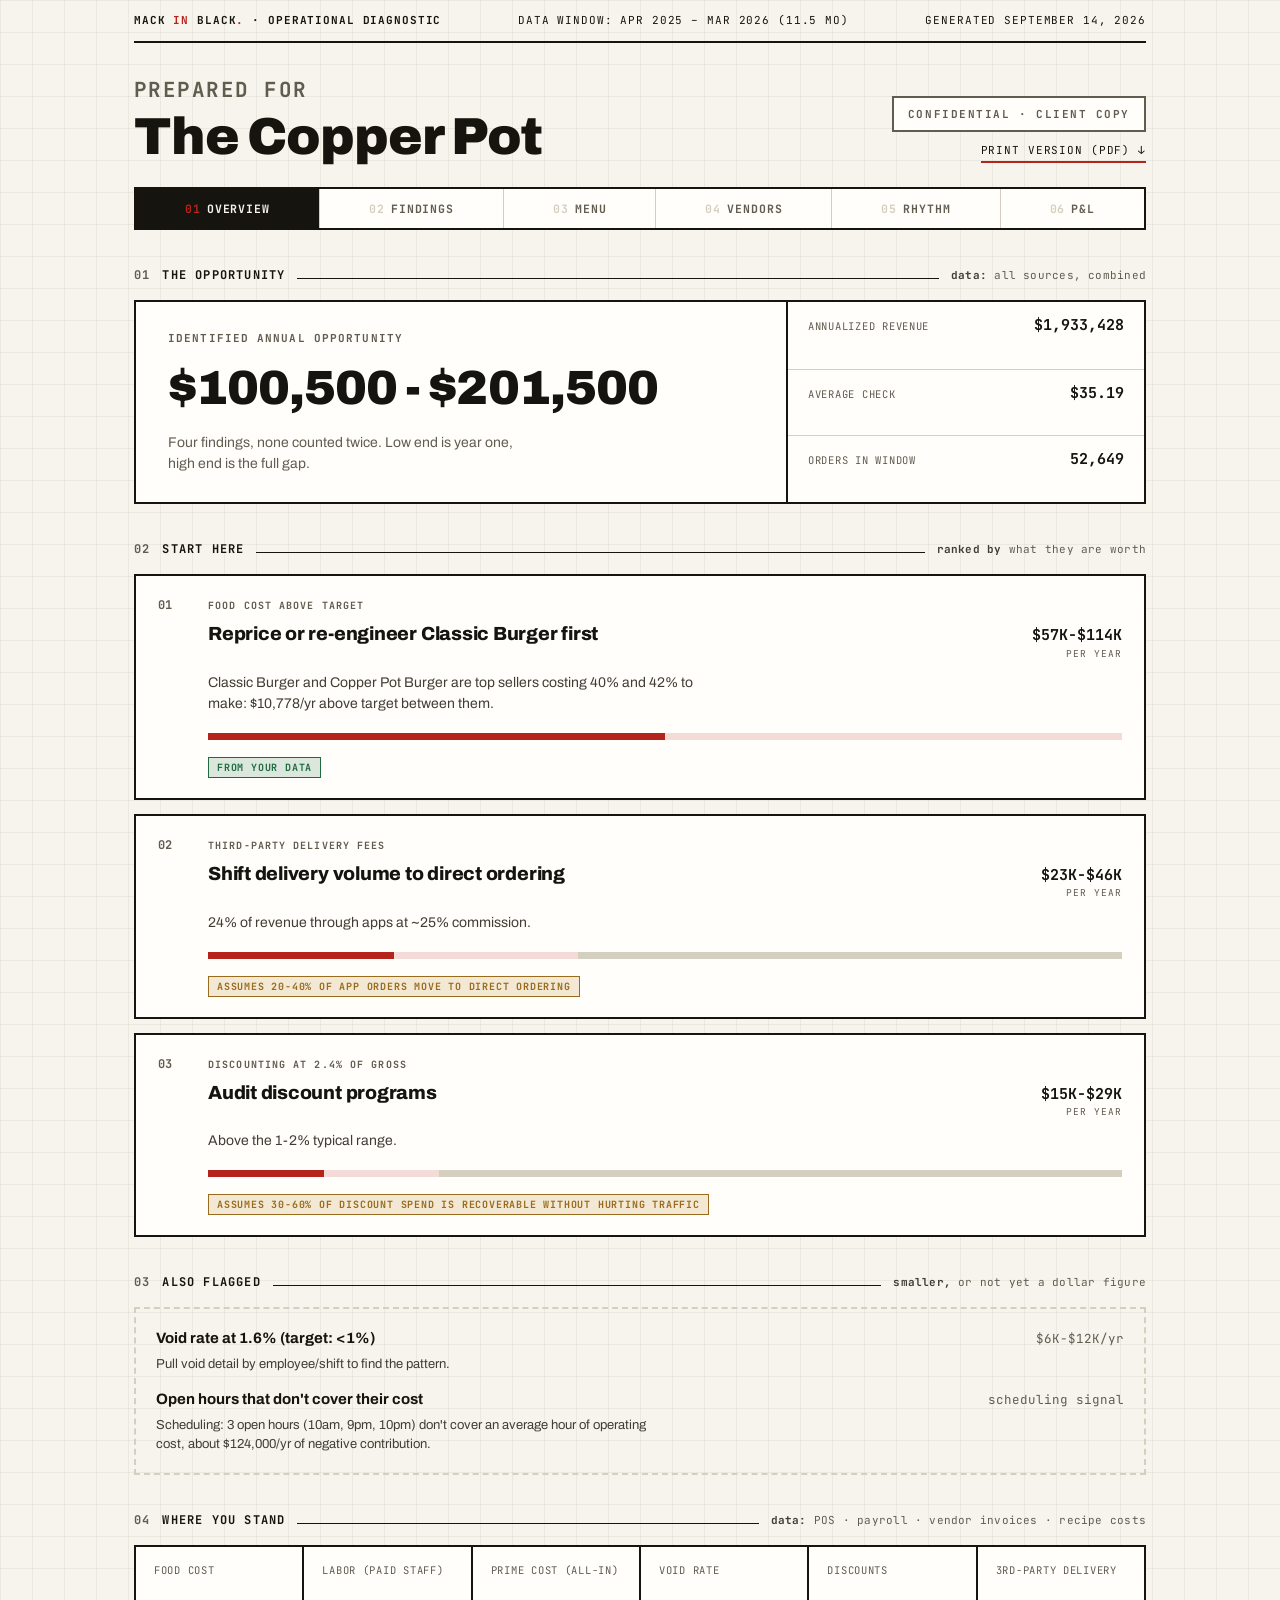
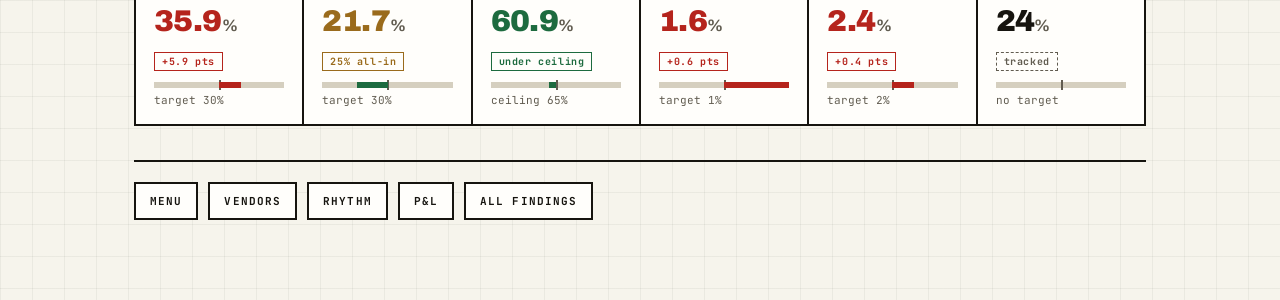
<file: reports/index.html>
<!DOCTYPE html>
<html lang="en">
<head>
<meta charset="utf-8">
<meta name="viewport" content="width=device-width, initial-scale=1">
<meta name="robots" content="noindex, nofollow">
<title>Operational Diagnostic · Mack in Black</title>
<link rel="icon" href="data:image/svg+xml,<svg xmlns='http://www.w3.org/2000/svg' viewBox='0 0 32 32'><rect width='32' height='32' fill='%23f6f4ec'/><rect x='1.5' y='1.5' width='29' height='29' fill='none' stroke='%2316140f' stroke-width='3'/><text x='16' y='24' text-anchor='middle' fill='%23b5241c' font-family='Arial Black,Arial' font-size='19' font-weight='900'>m</text></svg>">
<meta property="og:type" content="website">
<meta property="og:site_name" content="Mack in Black">
<meta property="og:title" content="Operational Diagnostic: sample report">
<meta property="og:description" content="A live sample of the client diagnostic: findings with dollar ranges and the data behind each one, menu margins, vendor spend, and the real P&L.">
<link rel="preconnect" href="https://fonts.googleapis.com">
<link href="https://fonts.googleapis.com/css2?family=Archivo:wght@500;700;800;900&family=JetBrains+Mono:wght@400;500;700&display=swap" rel="stylesheet">
<style>
  :root {
    --bg: #f6f4ec; --bg-alt: #ece8dc; --card: #fffefb;
    --ink: #16140f; --ink-soft: #423d34; --ink-mute: #615c50;
    --rule: #16140f; --rule-soft: #d5cfbf;
    --ember: #b5241c; --ember-soft: #f3dcd8;
    --moss: #1d6b3f; --moss-soft: #dbe7dd;
    --amber: #9a6b1c;
    --sans: 'Archivo', system-ui, sans-serif;
    --mono: 'JetBrains Mono', ui-monospace, Menlo, monospace;
  }
  * { box-sizing: border-box; margin: 0; padding: 0; }
  body {
    font-family: var(--sans); color: var(--ink); background: var(--bg);
    line-height: 1.5; -webkit-font-smoothing: antialiased;
    background-image:
      linear-gradient(rgba(22,20,15,0.05) 1px, transparent 1px),
      linear-gradient(90deg, rgba(22,20,15,0.05) 1px, transparent 1px);
    background-size: 32px 32px;
  }
  .wrap { max-width: 1060px; margin: 0 auto; padding: 0 24px 80px; }

  /* ── Ledger strip header ── */
  .strip {
    font-family: var(--mono); font-size: 11px; letter-spacing: .08em;
    text-transform: uppercase; display: flex; flex-wrap: wrap; gap: 8px 24px;
    justify-content: space-between; padding: 12px 0;
    border-bottom: 2px solid var(--rule);
  }
  .strip .brand { font-weight: 700; }
  .strip .brand em { color: var(--ember); font-style: normal; }
  .masthead { padding: 36px 0 24px;
    display: flex; flex-wrap: wrap; align-items: flex-end; justify-content: space-between; gap: 16px; }
  .masthead h1 { font-weight: 900; font-size: clamp(32px, 4.6vw, 52px); letter-spacing: -0.02em; line-height: 1.02; }
  .masthead h1 span { color: var(--ink-mute); font-weight: 700; display: block; font-size: .4em; letter-spacing: .12em; text-transform: uppercase; font-family: var(--mono); margin-bottom: 10px; }
  .stamp {
    font-family: var(--mono); font-size: 11px; letter-spacing: .14em; text-transform: uppercase;
    color: var(--ember); border: 2px solid var(--ember); padding: 8px 14px; font-weight: 700;
    transform: rotate(-2deg); background: var(--card);
  }

  /* ── Tabs ── */
  .tabs { display: flex; flex-wrap: wrap; gap: 0; border: 2px solid var(--rule);
    background: var(--card); box-shadow: 6px 6px 0 rgba(22,20,15,0.12); position: sticky; top: 12px; z-index: 5; }
  .tab {
    font-family: var(--mono); font-size: 11.5px; font-weight: 700; letter-spacing: .08em;
    text-transform: uppercase; padding: 12px 18px; cursor: pointer; background: none; border: none;
    color: var(--ink-mute); border-right: 1px solid var(--rule-soft); flex: 1 0 auto;
  }
  .tab:last-child { border-right: none; }
  .tab:hover { color: var(--ink); background: var(--bg-alt); }
  .tab.active { color: var(--bg); background: var(--ink); }
  .tab.active .tick { color: var(--ember); }
  .tab .tick { margin-right: 6px; color: var(--rule-soft); }

  /* ── Sections ── */
  .pane { display: none; }
  .pane.active { display: block; }
  section { margin-top: 36px; }
  .kicker {
    font-family: var(--mono); font-size: 12px; font-weight: 700; letter-spacing: .1em;
    text-transform: uppercase; display: flex; align-items: baseline; gap: 12px; margin-bottom: 16px;
  }
  .kicker .num { color: var(--ember); }
  .kicker::after { content: ''; flex: 1; border-bottom: 1px solid var(--rule); order: 1; }
  .kicker .src { order: 2; font-weight: 400; text-transform: none; letter-spacing: .02em; font-size: 11px; color: var(--ink-mute); white-space: nowrap; }
  .kicker .src b { font-weight: 700; color: var(--ink-soft); }
  @media (max-width: 640px) { .kicker { flex-wrap: wrap; } .kicker .src { flex-basis: 100%; order: 3; margin-top: 4px; white-space: normal; } }

  .card { background: var(--card); border: 2px solid var(--rule); box-shadow: 6px 6px 0 rgba(22,20,15,0.12); }

  /* ── Opportunity banner ── */
  .opp { display: flex; flex-wrap: wrap; }
  .opp-main { flex: 2 1 380px; padding: 28px 32px; border-right: 2px solid var(--rule); }
  .opp-main .lbl { font-family: var(--mono); font-size: 11px; letter-spacing: .1em; text-transform: uppercase; color: var(--ember); font-weight: 700; }
  .opp-main .big { font-weight: 900; font-size: clamp(30px, 4.4vw, 48px); letter-spacing: -0.02em; margin-top: 6px; }
  .opp-main .sub { color: var(--ink-mute); font-size: 14px; margin-top: 8px; max-width: 46ch; }
  .opp-side { flex: 1 1 220px; display: grid; grid-template-rows: repeat(3, 1fr); }
  .opp-side > div { padding: 12px 20px; display: flex; justify-content: space-between; align-items: baseline; gap: 10px; }
  .opp-side > div + div { border-top: 1px solid var(--rule-soft); }
  .opp-side .k { font-family: var(--mono); font-size: 10.5px; text-transform: uppercase; letter-spacing: .07em; color: var(--ink-mute); }
  .opp-side .v { font-family: var(--mono); font-weight: 700; font-size: 15px; white-space: nowrap; }

  /* ── Scorecard tiles ── */
  .tiles { display: grid; grid-template-columns: repeat(6, 1fr); border: 2px solid var(--rule); background: var(--rule); gap: 2px; box-shadow: 6px 6px 0 rgba(22,20,15,0.12); }
  .tile { background: var(--card); padding: 16px 18px; }
  .tile .k { font-family: var(--mono); font-size: 10.5px; text-transform: uppercase; letter-spacing: .07em; color: var(--ink-mute); min-height: 32px; }
  .tile .v { font-weight: 900; font-size: 30px; letter-spacing: -0.02em; margin-top: 4px; }
  .tile .v small { font-size: .55em; font-weight: 700; color: var(--ink-mute); }
  .tile .t { font-family: var(--mono); font-size: 11px; margin-top: 4px; color: var(--ink-mute); }
  .tile.bad .v { color: var(--ember); }
  .tile.good .v { color: var(--moss); }
  .tile.warn .v { color: var(--amber); }
  .flag { display: inline-block; white-space: nowrap; font-family: var(--mono); font-size: 10px; font-weight: 700; letter-spacing: .06em; padding: 1px 7px; border: 1.5px solid currentColor; }
  .flag-row { margin: 4px 0 2px; min-height: 18px; }
  .bad .flag { color: var(--ember); } .good .flag { color: var(--moss); } .warn .flag { color: var(--amber); }
  .flag.na { color: var(--ink-mute); border-style: dashed; }

  /* ── Findings ── */
  .finding { padding: 22px 26px; }
  .finding + .finding { border-top: 2px solid var(--rule); }
  .f-head { display: flex; align-items: baseline; gap: 14px; flex-wrap: wrap; }
  .f-num { font-family: var(--mono); font-weight: 700; color: var(--ember); font-size: 13px; }
  .f-label { font-weight: 800; font-size: 19px; letter-spacing: -0.01em; flex: 1; }
  .f-range { font-family: var(--mono); font-weight: 700; font-size: 15px; white-space: nowrap; }
  .f-range span { color: var(--ink-mute); font-weight: 400; font-size: 12px; }
  .conf { font-family: var(--mono); font-size: 10px; font-weight: 700; letter-spacing: .08em; text-transform: uppercase; padding: 2px 8px; border: 1.5px solid; }
  .conf.High   { color: var(--moss); border-color: var(--moss); background: var(--moss-soft); }
  .conf.Medium { color: var(--amber); border-color: var(--amber); background: #f2e8d4; }
  .conf.Low    { color: var(--ink-mute); border-color: var(--ink-mute); background: var(--bg-alt); }
  .f-bar { height: 12px; border: 1.5px solid var(--rule); margin: 12px 0 10px; position: relative; background: var(--card); }
  .f-bar .lo { position: absolute; inset: 0 auto 0 0; background: var(--ember); }
  .f-bar .hi { position: absolute; inset: 0 auto 0 0; background: repeating-linear-gradient(45deg, var(--ember-soft), var(--ember-soft) 4px, transparent 4px, transparent 8px); }
  .f-detail { color: var(--ink-soft); font-size: 14px; max-width: 74ch; }
  .f-meta { font-family: var(--mono); font-size: 11.5px; color: var(--ink-mute); margin-top: 8px; }
  .f-meta b { color: var(--ink); font-weight: 700; }
  .f-drivers { font-size: 12.5px; color: var(--ink-mute); margin-top: 8px; border-left: 3px solid var(--rule-soft); padding-left: 10px; }

  /* Overview compact findings */
  /* Distance-to-target bar on each scorecard tile. Scaled to each metric's own
     target so tiles compare: a 0.6pt miss on a 1% void target is a 60% overshoot
     and reads as the widest bar, which plain text hides. */
  .tile .gap { position: relative; height: 6px; margin-top: 10px; background: var(--rule-soft); }
  .tile .gap .axis { position: absolute; left: 50%; top: -2px; bottom: -2px; width: 2px;
    background: var(--ink-mute); }
  .tile .gap .fill { position: absolute; top: 0; bottom: 0; }
  .tile .gap .fill.over  { background: var(--ember); }
  .tile .gap .fill.under { background: var(--moss); }

  /* Overview actions — the top findings, phrased as what to do */
  .actions { display: flex; flex-direction: column; gap: 14px; }
  .action { border: 2px solid var(--rule); background: var(--card);
    box-shadow: 5px 5px 0 rgba(22,20,15,0.12); padding: 20px 22px;
    display: grid; grid-template-columns: 34px 1fr auto; gap: 4px 16px; align-items: baseline; }
  .action .a-num { font-family: var(--mono); font-size: 12px; font-weight: 700; color: var(--ember); }
  .action .a-eyebrow { grid-column: 2 / -1; font-family: var(--mono); font-size: 10px;
    font-weight: 700; letter-spacing: .11em; text-transform: uppercase; color: var(--ink-mute); }
  .action .a-do { grid-column: 2; font-size: 19px; font-weight: 800; letter-spacing: -.012em;
    line-height: 1.25; margin-top: 4px; }
  .action .a-money { grid-column: 3; font-family: var(--mono); font-size: 15px; font-weight: 700;
    white-space: nowrap; text-align: right; }
  .action .a-money span { display: block; font-size: 9.5px; font-weight: 400;
    letter-spacing: .1em; text-transform: uppercase; color: var(--ink-mute); }
  .action .a-why { grid-column: 2 / -1; margin-top: 7px; font-size: 14px;
    color: var(--ink-soft); max-width: 62ch; }
  .action .a-bar { grid-column: 2 / -1; position: relative; height: 7px;
    background: var(--rule-soft); margin-top: 15px; }
  .action .a-bar i { position: absolute; top: 0; bottom: 0; left: 0; }
  .action .a-bar .hi { background: var(--ember-soft); }
  .action .a-bar .lo { background: var(--ember); }
  .action .a-meta { grid-column: 2 / -1; display: flex; flex-wrap: wrap; align-items: center;
    gap: 10px; margin-top: 13px; }
  .action .a-basis { font-family: var(--mono); font-size: 10px; letter-spacing: .05em;
    color: var(--ink-mute); border: 1.5px solid var(--rule-soft); padding: 3px 8px; }
  @media (max-width: 620px) {
    .action { grid-template-columns: 26px 1fr; }
    .action .a-do, .action .a-money { grid-column: 1 / -1; }
    .action .a-money { text-align: left; margin-top: 6px; }
  }

  /* Secondary tier — real, but smaller or not a dollar claim */
  .flagged { border: 2px dashed var(--rule-soft); padding: 18px 20px;
    display: flex; flex-direction: column; gap: 14px; }
  .flag-item { display: grid; grid-template-columns: 1fr auto; gap: 3px 16px; align-items: baseline; }
  .flag-item b { font-size: 15px; }
  .flag-item .amt { font-family: var(--mono); font-size: 12.5px; color: var(--ink-mute); white-space: nowrap; }
  .flag-item p { grid-column: 1 / -1; margin: 2px 0 0; font-size: 13px;
    color: var(--ink-soft); max-width: 70ch; }

  /* Route into the detail tabs */
  .depth { display: flex; flex-wrap: wrap; gap: 14px 28px; align-items: baseline;
    justify-content: space-between; margin-top: 34px; padding-top: 20px;
    border-top: 2px solid var(--rule); }
  .depth p { margin: 0; font-size: 14px; color: var(--ink-soft); max-width: 54ch; }
  .depth .links { display: flex; flex-wrap: wrap; gap: 10px; }
  .depth button, .depth a { font-family: var(--mono); font-size: 11px; font-weight: 700;
    letter-spacing: .1em; text-transform: uppercase; color: var(--ink); background: var(--card);
    border: 2px solid var(--rule); padding: 10px 14px; cursor: pointer; text-decoration: none; }
  .depth button:hover, .depth a:hover, .depth button:focus-visible, .depth a:focus-visible {
    background: var(--ink); color: var(--card); }
  .depth button:focus-visible, .depth a:focus-visible { outline: 3px solid var(--ember); outline-offset: 2px; }

  .mini { padding: 14px 22px; display: flex; align-items: baseline; gap: 12px; flex-wrap: wrap; cursor: pointer; }
  .mini + .mini { border-top: 1px solid var(--rule-soft); }
  .mini:hover { background: var(--bg-alt); }
  .mini .f-label { font-size: 15.5px; font-weight: 700; }
  .mini .go { font-family: var(--mono); font-size: 11px; color: var(--ember); font-weight: 700; }

  /* ── Bars ── */
  .charts { display: grid; grid-template-columns: 1fr 1fr; gap: 24px; }
  @media (max-width: 800px) { .charts { grid-template-columns: 1fr; } }
  @media (max-width: 1140px) { .tiles { grid-template-columns: repeat(3, 1fr); } }
  .chart { padding: 20px 22px; }
  .chart h3 { font-family: var(--mono); font-size: 11px; font-weight: 700; letter-spacing: .09em; text-transform: uppercase; margin-bottom: 16px; }
  .bars { display: flex; align-items: flex-end; gap: 8px; height: 150px; }
  .bar { flex: 1; display: flex; flex-direction: column; justify-content: flex-end; height: 100%; text-align: center; }
  .bar .fill { background: var(--ink); border: 1.5px solid var(--rule); border-bottom: none; min-height: 3px; }
  .bar.peak .fill { background: var(--ember); }
  .bar .lab { font-family: var(--mono); font-size: 10px; color: var(--ink-mute); margin-top: 6px; border-top: 2px solid var(--rule); padding-top: 5px; }
  .bar .val { font-family: var(--mono); font-size: 9.5px; color: var(--ink-mute); margin-bottom: 3px; }

  /* Horizontal share rows (categories, waste) */
  .hrow { display: grid; grid-template-columns: minmax(120px, 200px) 1fr auto; gap: 12px; align-items: center; padding: 7px 0; font-size: 13.5px; }
  .hrow + .hrow { border-top: 1px dashed var(--rule-soft); }
  .hrow .hbar { height: 14px; border: 1.5px solid var(--rule); position: relative; background: var(--card); }
  .hrow .hbar div { position: absolute; inset: 0 auto 0 0; background: var(--ink); }
  .hrow.accent .hbar div { background: var(--ember); }
  .hrow .hval { font-family: var(--mono); font-size: 12.5px; font-weight: 700; white-space: nowrap; }

  /* ── Tables ── */
  table.led { width: 100%; border-collapse: collapse; font-size: 13.5px; }
  .led th { font-family: var(--mono); font-size: 10.5px; text-transform: uppercase; letter-spacing: .07em; color: var(--ink-mute); text-align: right; padding: 10px 14px; border-bottom: 2px solid var(--rule); }
  .led th:first-child { text-align: left; }
  .led td { padding: 8px 14px; border-bottom: 1px solid var(--rule-soft); font-family: var(--mono); font-size: 12.5px; text-align: right; white-space: nowrap; }
  .led td:first-child { font-family: var(--sans); font-size: 13.5px; text-align: left; white-space: normal; }
  .led tr:last-child td { border-bottom: none; }
  .led tr.total td { border-top: 2px solid var(--rule); border-bottom: none; font-weight: 700; font-size: 14px; }
  .pct { color: var(--ink-mute); font-size: 11.5px; }
  .neg { color: var(--ember); }
  .pos { color: var(--moss); }
  .scrollx { overflow-x: auto; }
  .note { color: var(--ink-mute); font-size: 13px; margin-bottom: 14px; max-width: 74ch; }

  footer { margin-top: 56px; border-top: 2px solid var(--rule); padding-top: 16px;
    font-family: var(--mono); font-size: 11px; color: var(--ink-mute); letter-spacing: .04em;
    display: flex; justify-content: space-between; flex-wrap: wrap; gap: 10px; }
  #err { font-family: var(--mono); color: var(--ember); padding: 60px 0; display: none; }

  /* ── Mobile ── */
  @media (max-width: 640px) {
    .wrap { padding: 0 14px 60px; }
    .tabs { flex-wrap: nowrap; overflow-x: auto; -webkit-overflow-scrolling: touch; scrollbar-width: none; top: 8px; }
    .tabs::-webkit-scrollbar { display: none; }
    .tab { flex: 0 0 auto; padding: 11px 14px; font-size: 11px; }
    #s-generated { display: none; }
    .masthead { padding: 26px 0 18px; }
    .stamp { font-size: 10px; padding: 6px 10px; }
    .opp-main { padding: 20px 18px; border-right: none; border-bottom: 2px solid var(--rule); }
    .opp-side > div { padding: 10px 18px; }
    .tiles { grid-template-columns: repeat(2, 1fr); }
    .tile { padding: 12px 14px; }
    .tile .v { font-size: 26px; }
    .finding { padding: 16px 16px; }
    .mini { padding: 12px 16px; }
    .led th, .led td { padding: 7px 10px; }
    .led td:first-child { min-width: 120px; }
    .chart { padding: 16px 14px; }
    .bars { gap: 4px; height: 130px; }
    .bar .val { font-size: 8.5px; }
    .bar .lab { font-size: 9px; }
    .hrow { grid-template-columns: minmax(90px, 130px) 1fr auto; font-size: 12.5px; }
    footer { flex-direction: column; }
  }

  /* ── A2, quiet ledger (matches the marketing site, Sep 2026) ──
     Black ink is the record; red ink is the money. Labels and
     numbering go muted, cards sit flat on rules, no rotated stamps. */
  .card, .tabs, .tiles, .action, #gate form { box-shadow: none; }
  .stamp { transform: none; color: var(--ink-mute); border-color: var(--ink-mute); font-weight: 700; }
  .kicker .num, .f-num, .action .a-num, .opp-main .lbl { color: var(--ink-mute); }
</style>
</head>
<body>
<div id="gate" hidden>
  <form id="gate-form" autocomplete="off">
    <div class="g-brand">mack <em>in</em> black<span>.</span></div>
    <h2>This report is locked</h2>
    <p>Enter the passcode Mack sent you. It's case-insensitive; dashes optional.</p>
    <input id="gate-input" inputmode="text" spellcheck="false" autocapitalize="characters"
           placeholder="XXXX-XXXX-XXXX" aria-label="Passcode" required>
    <button type="submit" id="gate-go">Unlock</button>
    <div id="gate-msg"></div>
  </form>
</div>
<style>
  #gate { position:fixed; inset:0; z-index:99; background:var(--bg); display:flex;
    align-items:center; justify-content:center; padding:24px }
  #gate[hidden] { display:none }
  #gate form { width:100%; max-width:420px; border:2px solid var(--rule); background:var(--card);
    padding:28px }
  #gate .g-brand { font-family:var(--mono); font-size:11px; letter-spacing:.1em; text-transform:uppercase;
    font-weight:700; margin-bottom:22px }
  #gate .g-brand em { color:var(--ember); font-style:normal }
  #gate .g-brand span { color:var(--ember) }
  #gate h2 { font-size:26px; font-weight:900; letter-spacing:-.01em }
  #gate p { color:var(--ink-mute); font-size:14px; margin:8px 0 20px }
  #gate input { width:100%; font-family:var(--mono); font-size:19px; letter-spacing:.12em;
    text-align:center; text-transform:uppercase; color:var(--ink); background:var(--bg);
    border:2px solid var(--rule); padding:14px 12px }
  #gate input:focus { outline:3px solid var(--ember-soft); outline-offset:1px }
  #gate button { width:100%; margin-top:14px; font-family:var(--mono); font-size:12px; font-weight:700;
    letter-spacing:.12em; text-transform:uppercase; color:var(--card); background:var(--ink);
    border:2px solid var(--rule); padding:14px; cursor:pointer }
  #gate button:disabled { opacity:.5; cursor:not-allowed }
  #gate #gate-msg { font-family:var(--mono); font-size:11.5px; color:var(--ember); margin-top:14px;
    min-height:1.2em; text-align:center }
</style>
<div class="wrap">
  <div class="strip">
    <span class="brand">mack <em>in</em> black<span style="color:var(--ember)">.</span> · operational diagnostic</span>
    <span id="s-window"></span>
    <span id="s-generated"></span>
  </div>

  <div class="masthead">
    <h1><span>Prepared for</span><span id="m-name" style="all:unset"></span></h1>
    <div style="display:flex; flex-direction:column; align-items:flex-end; gap:10px">
      <div class="stamp">Confidential · Client copy</div>
      <a id="pdf-link" href="sample_diagnostic.pdf" target="_blank" rel="noopener" style="font-family:var(--mono); font-size:11px; letter-spacing:.08em; text-transform:uppercase; color:var(--ink); text-decoration:none; border-bottom:2px solid var(--ember); padding-bottom:2px">Print version (PDF) ↓</a>
    </div>
  </div>

  <div id="err">Could not load report data.</div>
  <div id="app" style="display:none">

  <nav class="tabs" id="tabs"></nav>

  <!-- ═══ OVERVIEW ═══ -->
  <div class="pane" data-pane="overview">
    <section>
      <div class="kicker"><span class="num">01</span> The opportunity <span class="src"><b>data:</b> all sources, combined</span></div>
      <div class="card opp">
        <div class="opp-main">
          <div class="lbl">Identified annual opportunity</div>
          <div class="big" id="opp-range"></div>
          <div class="sub">Four findings, none counted twice. Low end is year one, high end is the full gap.</div>
        </div>
        <div class="opp-side" id="opp-side"></div>
      </div>
    </section>
    <section>
      <div class="kicker"><span class="num">02</span> Start here <span class="src"><b>ranked by</b> what they are worth</span></div>
      <div class="actions" id="actions"></div>
    </section>
    <section id="flagged-sec">
      <div class="kicker"><span class="num">03</span> Also flagged <span class="src"><b>smaller,</b> or not yet a dollar figure</span></div>
      <div class="flagged" id="flagged"></div>
    </section>
    <section>
      <div class="kicker"><span class="num">04</span> Where you stand <span class="src"><b>data:</b> POS · payroll · vendor invoices · recipe costs</span></div>
      <div class="tiles" id="tiles"></div>
    </section>
    <div class="depth">
      <div class="links" id="depth-links"></div>
    </div>
  </div>

  <!-- ═══ FINDINGS ═══ -->
  <div class="pane" data-pane="findings">
    <section>
      <div class="kicker"><span class="num">01</span> Findings, ranked by impact <span class="src"><b>data:</b> basis shown per finding</span></div>
      <div class="card" id="findings"></div>
    </section>
  </div>

  <!-- ═══ MENU ═══ -->
  <div class="pane" data-pane="menu">
    <section>
      <div class="kicker"><span class="num">01</span> Menu concentration <span class="src"><b>data:</b> Toast product mix · printed menu</span></div>
      <div class="tiles" id="menu-tiles"></div>
    </section>
    <section>
      <div class="kicker"><span class="num">02</span> Top 10 sellers <span class="src"><b>data:</b> Toast product mix</span></div>
      <div class="card scrollx"><table class="led" id="menu-top"></table></div>
    </section>
    <section id="menu-margin-sec">
      <div class="kicker"><span class="num">03</span> Margin engine: winners &amp; underwater items <span class="src"><b>data:</b> recipe costs joined to product mix</span></div>
      <p class="note">Winners earn the most total contribution margin. Underwater items are popular but cost more than 35% of their price to make. Reprice or re-engineer these first.</p>
      <div class="charts">
        <div class="card scrollx"><table class="led" id="menu-winners"></table></div>
        <div class="card scrollx"><table class="led" id="menu-uw"></table></div>
      </div>
    </section>
  </div>

  <!-- ═══ VENDORS ═══ -->
  <div class="pane" data-pane="vendors">
    <section>
      <div class="kicker"><span class="num">01</span> Vendor spend by category <span class="src"><b>data:</b> vendor invoices</span></div>
      <div class="card chart"><h3 id="vend-h"></h3><div id="vend-cats"></div></div>
    </section>
    <section>
      <div class="kicker"><span class="num">02</span> Spend by vendor <span class="src"><b>data:</b> vendor invoices</span></div>
      <div class="card scrollx"><table class="led" id="vend-table"></table></div>
    </section>
    <section id="creep-sec">
      <div class="kicker"><span class="num">03</span> Price creep: items that quietly went up <span class="src"><b>data:</b> line-item invoices, 4+ purchases per item</span></div>
      <p class="note">First invoice price vs latest, from line-item invoices. Bring this table to your vendor rep.</p>
      <div class="card scrollx"><table class="led" id="creep-table"></table></div>
    </section>
    <section id="waste-sec">
      <div class="kicker"><span class="num">04</span> Waste &amp; spoilage <span class="src"><b>data:</b> kitchen waste log</span></div>
      <p class="note" id="waste-note"></p>
      <div class="charts">
        <div class="card chart"><h3>Top wasted items (recorded cost)</h3><div id="waste-items"></div></div>
        <div class="card chart"><h3>By reason</h3><div id="waste-reasons"></div></div>
      </div>
    </section>
  </div>

  <!-- ═══ RHYTHM ═══ -->
  <div class="pane" data-pane="rhythm">
    <section>
      <div class="kicker"><span class="num">01</span> Where the week happens <span class="src"><b>data:</b> Toast sales summary</span></div>
      <div class="charts">
        <div class="card chart"><h3>Net sales by day of week</h3><div class="bars" id="dow"></div></div>
        <div class="card chart"><h3>Net sales by daypart</h3><div class="bars" id="daypart"></div></div>
      </div>
    </section>
    <section>
      <div class="kicker"><span class="num">02</span> The year in months <span class="src"><b>data:</b> Toast sales summary</span></div>
      <div class="charts">
        <div class="card chart"><h3>Monthly net sales</h3><div class="bars" id="monthly"></div></div>
        <div class="card chart"><h3>Average check by month</h3><div class="bars" id="checks"></div></div>
      </div>
    </section>
    <section id="weak-hours-sec" style="display:none">
      <div class="kicker"><span class="num">03</span> Hours that don't pay for themselves <span class="src"><b>data:</b> POS sales by hour vs operating cost</span></div>
      <div class="card"><p class="note" id="weak-hours-note" style="margin:0"></p></div>
    </section>
  </div>

  <!-- ═══ P&L ═══ -->
  <div class="pane" data-pane="pnl">
    <section>
      <div class="kicker"><span class="num">01</span> Estimated annual P&amp;L <span class="src"><b>data:</b> POS · payroll · vendor invoices · benchmark estimates for occupancy/other</span></div>
      <p class="note" id="pnl-note"></p>
      <div class="card scrollx"><table class="led" id="pnl"></table></div>
    </section>
  </div>

  </div>
</div>

<script>
const $ = (id) => document.getElementById(id);
const usd  = (n) => '$' + Math.round(n).toLocaleString('en-US');
const usdK = (n) => n >= 1e6 ? '$' + (n / 1e6).toFixed(2).replace(/0$/, '') + 'M' : n >= 1000 ? '$' + Math.round(n / 1000) + 'K' : usd(n);
const esc  = (s) => String(s).replace(/&/g, '&amp;').replace(/</g, '&lt;');

const client = new URLSearchParams(location.search).get('client') || 'TheCopperPot';

/* Locked reports ship as <Client>.enc.json — AES-256-GCM, key derived from the
   passcode Mack texts the client. The plaintext JSON never leaves his machine.
   See lock_report.js. Unlocked demos (Copper Pot) still load data/<Client>.json. */
const b64 = (s) => Uint8Array.from(atob(s), (c) => c.charCodeAt(0));
const normalize = (s) => s.trim().toUpperCase();

async function decrypt(enc, passcode) {
  const base = await crypto.subtle.importKey(
    'raw', new TextEncoder().encode(normalize(passcode)), 'PBKDF2', false, ['deriveKey']);
  const key = await crypto.subtle.deriveKey(
    { name: 'PBKDF2', salt: b64(enc.salt), iterations: enc.iterations, hash: 'SHA-256' },
    base, { name: 'AES-GCM', length: 256 }, false, ['decrypt']);
  const plain = await crypto.subtle.decrypt({ name: 'AES-GCM', iv: b64(enc.iv) }, key, b64(enc.ct));
  return JSON.parse(new TextDecoder().decode(plain));   // throws on a wrong passcode — GCM tag fails
}

async function unlock(enc, passcode) {
  const data = await decrypt(enc, passcode);            // let the caller catch
  sessionStorage.setItem('mib:' + client, normalize(passcode));
  $('gate').hidden = true;
  render(data);
}

function showGate(enc) {
  $('gate').hidden = false;
  $('gate-input').focus();
  $('gate-form').addEventListener('submit', async (e) => {
    e.preventDefault();
    $('gate-go').disabled = true; $('gate-go').textContent = 'Unlocking…'; $('gate-msg').textContent = '';
    try {
      await unlock(enc, $('gate-input').value);
    } catch {
      $('gate-msg').textContent = "That passcode didn't work. Check the message Mack sent you.";
      $('gate-input').select();
    } finally {
      $('gate-go').disabled = false; $('gate-go').textContent = 'Unlock';
    }
  });
}

(async () => {
  // Encrypted payload wins whenever one exists: a plaintext file sitting next to
  // it must never bypass the gate. The open demo has no encrypted copy, so skip
  // the probe there rather than log a 404 on every visit.
  const OPEN_DEMO = client === 'TheCopperPot';
  const enc = OPEN_DEMO ? null : await fetch(`data/${client}.enc.json`)
    .then((r) => (r.ok ? r.json() : null)).catch(() => null);

  if (!enc) {
    fetch(`data/${client}.json`).then((r) => { if (!r.ok) throw 0; return r.json(); }).then(render)
      .catch(() => { $('err').style.display = 'block'; });
    return;
  }

  const saved = sessionStorage.getItem('mib:' + client);   // survives reloads, dies with the tab
  if (saved) {
    try { return await unlock(enc, saved); }
    catch { sessionStorage.removeItem('mib:' + client); }
  }
  showGate(enc);
})();

/* Tabs — hash-routed so a link can point at a specific pane */
const TABS = [
  ['overview', 'Overview'], ['findings', 'Findings'], ['menu', 'Menu'],
  ['vendors', 'Vendors'], ['rhythm', 'Rhythm'], ['pnl', 'P&L'],
];
function showPane(key) {
  document.querySelectorAll('.pane').forEach(p => p.classList.toggle('active', p.dataset.pane === key));
  document.querySelectorAll('.tab').forEach(t => t.classList.toggle('active', t.dataset.pane === key));
  history.replaceState(null, '', '#' + key);
}
function buildTabs(hidden) {
  $('tabs').innerHTML = TABS.filter(([k]) => !hidden.includes(k)).map(([k, label], i) =>
    `<button class="tab" data-pane="${k}"><span class="tick">${String(i + 1).padStart(2, '0')}</span>${label}</button>`).join('');
  document.querySelectorAll('.tab').forEach(t => t.onclick = () => showPane(t.dataset.pane));
  const start = location.hash.slice(1);
  showPane(TABS.some(([k]) => k === start && !hidden.includes(k)) ? start : 'overview');
}

function bars(el, rows, key, labKey, labFmt, valFmt) {
  const max = Math.max(...rows.map(r => r[key]));
  const peak = rows.findIndex(r => r[key] === max);
  $(el).innerHTML = rows.map((r, i) => `
    <div class="bar ${i === peak ? 'peak' : ''}">
      <div class="val">${(valFmt || usdK)(r[key])}</div>
      <div class="fill" style="height:${(r[key] / max * 100).toFixed(1)}%"></div>
      <div class="lab">${labFmt ? labFmt(r[labKey]) : esc(r[labKey])}</div>
    </div>`).join('');
}
function hrows(el, rows, labelKey, valKey, shareKey, accentFirst) {
  const max = Math.max(...rows.map(r => r[valKey]));
  $(el).innerHTML = rows.map((r, i) => `
    <div class="hrow ${accentFirst && i === 0 ? 'accent' : ''}">
      <span>${esc(r[labelKey])}</span>
      <div class="hbar"><div style="width:${(r[valKey] / max * 100).toFixed(1)}%"></div></div>
      <span class="hval">${r[valKey] < 10000 ? usd(r[valKey]) : usdK(r[valKey])}${shareKey ? ` <span class="pct">${r[shareKey]}%</span>` : ''}</span>
    </div>`).join('');
}

function render(d) {
  $('app').style.display = 'block';
  if (client !== 'TheCopperPot') document.getElementById('pdf-link').style.display = 'none';
  document.title = `${d.meta.name} · Operational Diagnostic`;
  $('m-name').textContent = d.meta.name;
  $('s-window').textContent = `Data window: ${d.meta.window} (${d.meta.n_months} mo)`;
  $('s-generated').textContent = `Generated ${d.meta.generated}`;

  // R NULL serializes as {} — test for actual content, not truthiness
  const hasMenu = d.menu && d.menu.top_items;
  const hasWaste = d.waste && d.waste.top_items;
  const hiddenPanes = [hasMenu ? null : 'menu'].filter(Boolean);
  buildTabs(hiddenPanes);

  /* ── Overview ── */
  const t = d.topline;
  // Nearest $500, matching the exec summary — the range rests on stated
  // assumptions, and dollar-exact would claim precision it doesn't have.
  const r500 = (n) => Math.round(n / 500) * 500;
  $('opp-range').textContent = `${usd(r500(t.opp_low))} - ${usd(r500(t.opp_high))}`;
  $('opp-side').innerHTML = [
    ['Annualized revenue', usd(t.annual_rev)],
    ['Average check', '$' + t.avg_check.toFixed(2)],
    ['Orders in window', t.total_orders.toLocaleString('en-US')],
  ].map(([k, v]) => `<div><span class="k">${k}</span><span class="v">${v}</span></div>`).join('');

  $('tiles').innerHTML = d.metrics.map(m => {
    const has = m.target !== null && m.target !== undefined;
    const over = has && m.value > m.target;
    const ceiling = m.key === 'prime';
    // Paid labor under target with unpaid owner hours behind it is not good
    // news — it's owner-subsidized. Show the all-in figure and colour it amber.
    const ownerSubsidy = m.key === 'labor' && m.owner_hours_wk > 0 && m.all_in > m.value;
    const cls = !has ? '' : over ? 'bad' : ownerSubsidy ? 'warn' : 'good';
    const flag = !has ? `<span class="flag na">tracked</span>`
      : over ? `<span class="flag">+${(m.value - m.target).toFixed(1)} pts</span>`
      : ownerSubsidy ? `<span class="flag">${m.all_in}% all-in</span>`
      : `<span class="flag">${ceiling ? 'under ceiling' : 'on target'}</span>`;
    const tgt = !has ? 'no target' : ceiling ? `ceiling ${m.target}%` : `target ${m.target}%`;
    // Deviation as a share of the metric's own target, capped so one wild miss
    // can't flatten the rest. 60% out = a full half-bar.
    let gap = '<i class="axis"></i>';
    if (has && m.target > 0) {
      const devPct = (m.value / m.target - 1) * 100;
      const w = Math.min(Math.abs(devPct), 60) / 1.2;
      gap += devPct >= 0
        ? `<i class="fill over" style="left:50%; width:${w.toFixed(1)}%"></i>`
        : `<i class="fill under" style="right:50%; width:${w.toFixed(1)}%"></i>`;
    }
    return `<div class="tile ${cls}">
      <div class="k">${m.label}</div>
      <div class="v">${m.value}<small>%</small></div>
      <div class="flag-row">${flag}</div>
      <div class="gap">${gap}</div>
      <div class="t">${tgt}</div>
    </div>`;
  }).join('');

  /* Top three findings become the actions; the rest drop to the flagged tier.
     The headline is the recommendation's first sentence — what to do — with the
     finding label kept as an eyebrow so the dashboard, the PDF and the action
     tracker all still name the same thing. */
  const ACTION_COUNT = 3;
  const actions = d.findings.slice(0, ACTION_COUNT);
  const rest    = d.findings.slice(ACTION_COUNT);
  const topHigh = Math.max(...d.findings.map(f => f.high));
  const firstSentence = (str) => String(str).split(/\.\s+/)[0].replace(/\.$/, '');
  const firstClause = (str) => firstSentence(str).split(/,\s+/)[0];
  // Name the assumption when there is one; "includes an assumption" on its own tells a client nothing.
  const tierLabel = (f) => typeof f.assumption === 'string' ? 'Assumes ' + f.assumption : f.data_tier;
  // The chip already states the assumption; don't say it again in the sentence above it.
  const withoutChipSentence = (f) => typeof f.assumption === 'string'
    ? f.detail.split(/(?<=\.)\s+/).filter((t) => !/^Range assumes/.test(t)).join(' ')
    : f.detail;

  $('actions').innerHTML = actions.map((f, i) => `
    <div class="action">
      <span class="a-num">${String(i + 1).padStart(2, '0')}</span>
      <span class="a-eyebrow">${esc(f.label)}</span>
      <span class="a-do">${esc(firstClause(f.rec))}</span>
      <span class="a-money">${usdK(f.low)}-${usdK(f.high)}<span>per year</span></span>
      <p class="a-why">${esc(firstSentence(f.detail))}.</p>
      <div class="a-bar">
        <i class="hi" style="width:${(f.high / topHigh * 100).toFixed(1)}%"></i>
        <i class="lo" style="width:${(f.low / topHigh * 100).toFixed(1)}%"></i>
      </div>
      <div class="a-meta">
        <span class="conf ${f.confidence}">${esc(tierLabel(f))}</span>
      </div>
    </div>`).join('');

  const flaggedRows = rest.map(f => `
    <div class="flag-item">
      <b>${esc(f.label)}</b>
      <span class="amt">${usdK(f.low)}-${usdK(f.high)}/yr</span>
      <p>${esc(f.rec)}</p>
    </div>`);
  if (d.weak_hours && d.weak_hours.note) {
    flaggedRows.push(`
    <div class="flag-item">
      <b>Open hours that don't cover their cost</b>
      <span class="amt">scheduling signal</span>
      <p>${esc(firstSentence(d.weak_hours.note))}.</p>
    </div>`);
  }
  $('flagged').innerHTML = flaggedRows.join('');
  $('flagged-sec').style.display = flaggedRows.length ? '' : 'none';

  /* Depth links route into the existing detail tabs — same panes, same data. */
  $('depth-links').innerHTML = TABS.filter(([k]) => !['overview', 'findings'].includes(k))
    .filter(([k]) => !hiddenPanes.includes(k))
    .map(([k, label]) => `<button type="button" data-goto="${k}">${label}</button>`).join('')
    + `<button type="button" data-goto="findings">All findings</button>`;
  document.querySelectorAll('#depth-links button').forEach(b =>
    b.onclick = () => { showPane(b.dataset.goto); window.scrollTo(0, 0); });

  /* ── Findings ── */
  const maxHigh = Math.max(...d.findings.map(f => f.high));
  $('findings').innerHTML = d.findings.map((f, i) => `
    <div class="finding">
      <div class="f-head">
        <span class="f-label">${esc(f.label)}</span>
        <span class="f-range">${usdK(f.low)}-${usdK(f.high)} <span>/yr</span></span>
      </div>
      <div class="f-bar">
        <div class="hi" style="width:${(f.high / maxHigh * 100).toFixed(1)}%"></div>
        <div class="lo" style="width:${(f.low / maxHigh * 100).toFixed(1)}%"></div>
      </div>
      <div class="f-detail">${esc(withoutChipSentence(f))}</div>
      ${typeof f.drivers === 'string' ? `<div class="f-drivers">${esc(f.drivers)}</div>` : ''}
      <div class="f-meta"><b>Do this:</b> ${esc(f.rec)}</div>
      <div class="f-meta"><span class="conf ${f.confidence}">${esc(tierLabel(f))}</span></div>
    </div>`).join('');

  /* ── Hours that don't pay for themselves (scheduling signal, no dollar claim) ── */
  if (d.weak_hours && d.weak_hours.note) {
    $('weak-hours-note').textContent = d.weak_hours.note;
    $('weak-hours-sec').style.display = '';
  }

  /* ── Menu ── */
  if (hasMenu) {
    const m = d.menu;
    const tiles = [
      [`${m.items_80}`, 'items make 80% of sales', ''],
      [`${m.top10_share}%`, 'of sales from top 10 items', ''],
      [`${m.total_items}`, 'items on the printed menu', ''],
    ];
    if (m.weighted_fc_pct) tiles.push([`${m.weighted_fc_pct}%`, 'recipe-weighted food cost (from recipe costs)', m.weighted_fc_pct > 30 ? 'bad' : 'good']);
    $('menu-tiles').innerHTML = tiles.map(([v, k, cls]) => `
      <div class="tile ${cls}"><div class="v">${v}</div><div class="t">${k}</div></div>`).join('');

    $('menu-top').innerHTML = `<tr><th>Item</th><th>Category</th><th>Qty</th><th>Net sales</th><th>Share</th></tr>` +
      m.top_items.map(r => `<tr><td>${esc(r.item)}</td><td>${esc(r.category)}</td><td>${r.qty.toLocaleString()}</td><td>${usd(r.net_sales)}</td><td>${r.share}%</td></tr>`).join('');

    if (m.winners) {
      $('menu-winners').innerHTML = `<tr><th>Winner</th><th>Qty</th><th>CM each</th><th>CM total</th></tr>` +
        m.winners.map(r => `<tr><td>${esc(r.item)}</td><td>${r.qty.toLocaleString()}</td><td class="pos">$${r.cm_each.toFixed(2)}</td><td class="pos">${usd(r.cm_total)}</td></tr>`).join('');
      $('menu-uw').innerHTML = `<tr><th>Underwater</th><th>Qty</th><th>Price</th><th>Cost</th><th>Food %</th></tr>` +
        m.underwater.map(r => `<tr><td>${esc(r.item)}</td><td>${r.qty.toLocaleString()}</td><td>$${r.price.toFixed(2)}</td><td>$${r.food_cost.toFixed(2)}</td><td class="neg">${r.fc_pct}%</td></tr>`).join('');
    } else {
      $('menu-margin-sec').style.display = 'none';
    }
  }

  /* ── Vendors ── */
  const v = d.vendors;
  $('vend-h').textContent = `${usdK(v.total)} across ${v.vendors.length} vendors over ${v.months} months (${(v.detail || 'summary').toLowerCase()} data), share of identified spend`;
  hrows('vend-cats', v.categories, 'category', 'spend', 'share', true);
  $('vend-table').innerHTML = `<tr><th>Vendor</th><th>Category</th><th>Spend</th></tr>` +
    v.vendors.map(r => `<tr><td>${esc(r.vendor)}</td><td>${esc(r.category)}</td><td>${usd(r.spend)}</td></tr>`).join('');
  if (v.creep && v.creep.length) {
    $('creep-table').innerHTML = `<tr><th>Item</th><th>First</th><th>Latest</th><th>Change</th><th>Annual impact</th></tr>` +
      v.creep.map(r => `<tr><td>${esc(r.item)}</td><td>$${r.first_price.toFixed(2)}</td><td>$${r.last_price.toFixed(2)}</td><td class="neg">+${r.pct_change}%</td><td class="neg">${usd(r.annual_impact)}</td></tr>`).join('');
  } else {
    $('creep-sec').style.display = 'none';
  }
  if (hasWaste) {
    $('waste-note').textContent = `${usd(d.waste.weekly)}/week in recorded waste, ${usd(d.waste.annual)}/yr annualized. Self-reported log, so treat as a floor.`;
    hrows('waste-items', d.waste.top_items, 'item', 'cost', null, true);
    hrows('waste-reasons', d.waste.reasons, 'reason', 'cost', null, true);
  } else {
    $('waste-sec').style.display = 'none';
  }

  /* ── Rhythm ── */
  bars('dow', d.dow, 'net_sales', 'day');
  bars('daypart', d.daypart.filter(r => !/total/i.test(r.part)), 'net_sales', 'part');
  bars('monthly', d.monthly, 'net_sales', 'month', m => m.split(' ')[0]);
  if (d.meta.partial_last_month) document.querySelector('#monthly').insertAdjacentHTML('afterend', `<div class="note" style="margin-top:10px;font-size:11.5px">* ${d.monthly[d.monthly.length-1].month.split(' ')[0]} is a partial month (data ends mid-month).</div>`);
  bars('checks', d.monthly, 'avg_check', 'month', m => m.split(' ')[0], n => '$' + n.toFixed(0));

  /* ── P&L ── */
  const p = d.pnl, rev = p.revenue;
  const pct = (n) => `<span class="pct">${(n / rev * 100).toFixed(1)}%</span>`;
  const row = (label, n, sign) => `<tr><td>${label}</td><td class="${sign || ''}">${sign === 'neg' ? '(' + usd(n) + ')' : usd(n)}</td><td>${pct(n)}</td></tr>`;
  $('pnl-note').textContent = `Occupancy and other overhead are estimated at benchmark rates. "Real profit" prices the owner's ${p.owner_weekly_hours} hrs/week at market rate. That's the number that matters if the owner ever steps back.`;
  $('pnl').innerHTML = `
    <tr><th>Line</th><th>Annual</th><th>% of rev</th></tr>
    ${row('Revenue (annualized)', p.revenue)}
    ${row('Food', p.food, 'neg')}
    ${row('Labor (paid staff)', p.labor, 'neg')}
    ${row('3rd-party commissions', p.commission, 'neg')}
    ${row('Packaging', p.packaging, 'neg')}
    ${row('Occupancy (est.)', p.occupancy, 'neg')}
    ${row('Other (est.)', p.other, 'neg')}
    <tr class="total"><td>Profit on paper (owner unpaid)</td><td>${usd(p.profit_on_paper)}</td><td>${pct(p.profit_on_paper)}</td></tr>
    ${row('Owner hours at market rate', p.owner, 'neg')}
    <tr class="total"><td>Real profit</td><td class="${p.profit_real >= 0 ? 'pos' : 'neg'}">${usd(p.profit_real)}</td><td>${pct(p.profit_real)}</td></tr>`;
}
</script>
</body>
</html>
</file>
